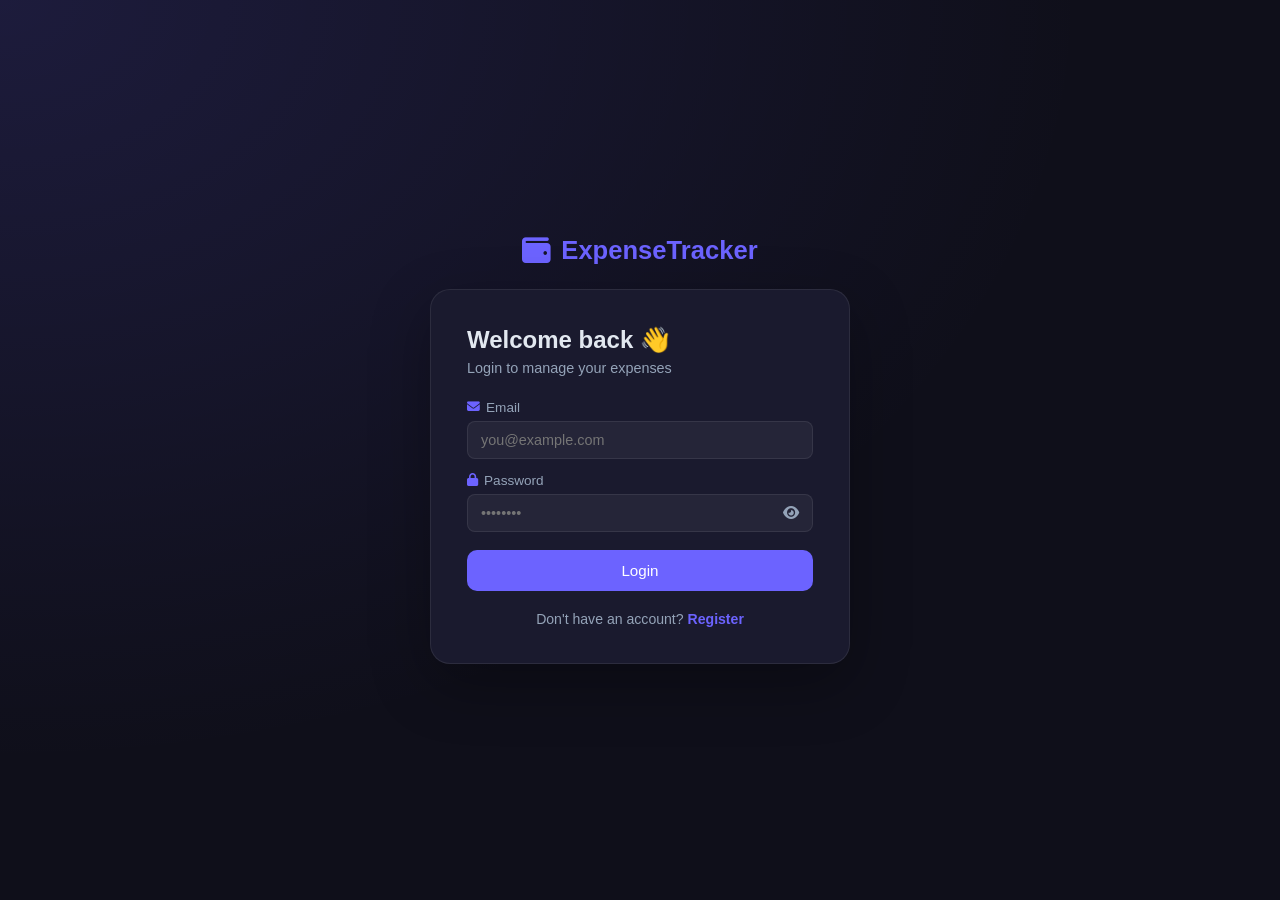
<file: Frontend/login.html>
<!DOCTYPE html>
<html lang="en">
<head>
  <meta charset="UTF-8"/>
  <meta name="viewport" content="width=device-width, initial-scale=1.0"/>
  <title>Login - Expense Tracker</title>
  <link rel="stylesheet" href="style.css"/>
  <link rel="stylesheet" href="https://cdnjs.cloudflare.com/ajax/libs/font-awesome/6.5.0/css/all.min.css"/>
</head>
<body class="auth-body">

<div class="auth-wrap">

  <!-- LOGO -->
  <div class="auth-logo">
    <i class="fas fa-wallet"></i>
    <span>ExpenseTracker</span>
  </div>

  <!-- CARD -->
  <div class="auth-card" id="auth-card">

    <!-- LOGIN FORM -->
    <div id="login-view">
      <h2>Welcome back 👋</h2>
      <p class="auth-sub">Login to manage your expenses</p>
      <div id="login-alert" class="alert hidden"></div>
      <form id="login-form">
        <div class="form-group">
          <label><i class="fas fa-envelope"></i> Email</label>
          <input type="email" id="l-email" placeholder="you@example.com" required/>
        </div>
        <div class="form-group">
          <label><i class="fas fa-lock"></i> Password</label>
          <div class="pass-wrap">
            <input type="password" id="l-pass" placeholder="••••••••" required/>
            <button type="button" class="eye-btn" onclick="togglePass('l-pass', this)">
              <i class="fas fa-eye"></i>
            </button>
          </div>
        </div>
        <button type="submit" class="btn-primary">Login</button>
      </form>
      <p class="auth-switch">
        Don't have an account?
        <a href="#" onclick="showView('register')">Register</a>
      </p>
    </div>

    <!-- REGISTER FORM -->
    <div id="register-view" class="hidden">
      <h2>Create Account 🚀</h2>
      <p class="auth-sub">Start tracking your expenses today</p>
      <div id="reg-alert" class="alert hidden"></div>
      <form id="register-form">
        <div class="form-group">
          <label><i class="fas fa-user"></i> Full Name</label>
          <input type="text" id="r-name" placeholder="Your name" required/>
        </div>
        <div class="form-group">
          <label><i class="fas fa-envelope"></i> Email</label>
          <input type="email" id="r-email" placeholder="you@example.com" required/>
        </div>
        <div class="form-group">
          <label><i class="fas fa-lock"></i> Password</label>
          <div class="pass-wrap">
            <input type="password" id="r-pass" placeholder="Min 6 characters" required/>
            <button type="button" class="eye-btn" onclick="togglePass('r-pass', this)">
              <i class="fas fa-eye"></i>
            </button>
          </div>
        </div>
        <button type="submit" class="btn-primary">Create Account</button>
      </form>
      <p class="auth-switch">
        Already have an account?
        <a href="#" onclick="showView('login')">Login</a>
      </p>
    </div>

  </div>
</div>

<script src="auth.js"></script>
</body>
</html>
</file>
<file: Frontend/style.css>
/* ── RESET ── */
*, *::before, *::after { margin: 0; padding: 0; box-sizing: border-box; }

:root {
  --bg:      #0f0f1a;
  --card:    #1a1a2e;
  --border:  rgba(255,255,255,0.08);
  --primary: #6c63ff;
  --income:  #48c78e;
  --expense: #f87171;
  --text:    #e2e8f0;
  --dim:     #94a3b8;
}

body {
  font-family: 'Segoe UI', sans-serif;
  background: var(--bg);
  color: var(--text);
  min-height: 100vh;
  padding: 32px 20px;
}

/* ── APP WRAPPER ── */
.app {
  max-width: 1000px;
  margin: 0 auto;
  display: flex;
  flex-direction: column;
  gap: 22px;
}

/* ── HEADER ── */
header {
  display: flex;
  justify-content: space-between;
  align-items: center;
  flex-wrap: wrap;
  gap: 12px;
}

.logo {
  font-size: 1.5rem;
  font-weight: 800;
  color: var(--primary);
}
.logo i { margin-right: 8px; }

.month-box {
  display: flex;
  align-items: center;
  gap: 10px;
}
.month-box label {
  font-size: 0.85rem;
  color: var(--dim);
}
.month-box input[type="month"] {
  background: var(--card);
  border: 1px solid var(--border);
  color: var(--text);
  padding: 8px 14px;
  border-radius: 8px;
  font-size: 0.9rem;
  outline: none;
  cursor: pointer;
}
.month-box input[type="month"]:focus {
  border-color: var(--primary);
}

/* ── SUMMARY CARDS ── */
.summary-row {
  display: grid;
  grid-template-columns: repeat(3, 1fr);
  gap: 16px;
}

.sum-card {
  background: var(--card);
  border: 1px solid var(--border);
  border-radius: 14px;
  padding: 22px;
  display: flex;
  align-items: center;
  gap: 16px;
}

.sum-card i {
  font-size: 1.6rem;
  width: 50px;
  height: 50px;
  border-radius: 12px;
  display: flex;
  align-items: center;
  justify-content: center;
  flex-shrink: 0;
}
.sum-card.income  i { background: rgba(72,199,142,0.15); color: var(--income); }
.sum-card.expense i { background: rgba(248,113,113,0.15); color: var(--expense); }
.sum-card.balance i { background: rgba(108,99,255,0.15);  color: var(--primary); }

.sum-card span {
  font-size: 1.6rem;
  font-weight: 800;
  display: block;
  color: var(--text);
}
.sum-card p {
  font-size: 0.82rem;
  color: var(--dim);
  margin-top: 3px;
}

/* ── MAIN GRID ── */
.main-grid {
  display: grid;
  grid-template-columns: 1fr 1fr;
  gap: 22px;
}

/* ── CARD ── */
.card {
  background: var(--card);
  border: 1px solid var(--border);
  border-radius: 16px;
  padding: 24px;
}

.card h3 {
  font-size: 1rem;
  font-weight: 600;
  color: var(--text);
  margin-bottom: 18px;
}

/* ── FORM ── */
.form-group {
  margin-bottom: 14px;
}
.form-group label {
  display: block;
  font-size: 0.82rem;
  color: var(--dim);
  margin-bottom: 5px;
}
.form-group input,
.form-group select {
  width: 100%;
  padding: 10px 13px;
  background: rgba(255,255,255,0.05);
  border: 1px solid var(--border);
  border-radius: 8px;
  color: var(--text);
  font-size: 0.9rem;
  outline: none;
  font-family: inherit;
  transition: border-color 0.2s;
}
.form-group input:focus,
.form-group select:focus {
  border-color: var(--primary);
}
.form-group select option {
  background: var(--card);
  color: var(--text);
}

.form-row {
  display: grid;
  grid-template-columns: 1fr 1fr;
  gap: 12px;
}

/* ── BUTTON ── */
.btn-primary {
  width: 100%;
  padding: 12px;
  background: var(--primary);
  color: #fff;
  border: none;
  border-radius: 10px;
  font-size: 0.95rem;
  font-family: inherit;
  cursor: pointer;
  margin-top: 4px;
  transition: opacity 0.2s, transform 0.15s;
}
.btn-primary:hover {
  opacity: 0.88;
  transform: translateY(-1px);
}

/* ── ALERT ── */
.alert {
  padding: 10px 14px;
  border-radius: 8px;
  font-size: 0.88rem;
  margin-bottom: 14px;
}
.alert.error {
  background: rgba(248,113,113,0.12);
  color: var(--expense);
  border: 1px solid rgba(248,113,113,0.25);
}
.alert.success {
  background: rgba(72,199,142,0.12);
  color: var(--income);
  border: 1px solid rgba(72,199,142,0.25);
}
.hidden { display: none; }

/* ── CHARTS ── */
.charts-card {
  display: flex;
  flex-direction: column;
}
.chart-wrap {
  position: relative;
  height: 190px;
  width: 100%;
}

/* ── TRANSACTIONS LIST ── */
.list-header {
  display: flex;
  justify-content: space-between;
  align-items: center;
  margin-bottom: 18px;
  flex-wrap: wrap;
  gap: 10px;
}
.list-header input {
  background: rgba(255,255,255,0.05);
  border: 1px solid var(--border);
  border-radius: 8px;
  padding: 8px 13px;
  color: var(--text);
  font-size: 0.88rem;
  outline: none;
  width: 200px;
  font-family: inherit;
}
.list-header input:focus { border-color: var(--primary); }
.list-header input::placeholder { color: var(--dim); }

.tx-item {
  display: flex;
  align-items: center;
  gap: 14px;
  padding: 13px 0;
  border-bottom: 1px solid rgba(255,255,255,0.05);
  transition: background 0.15s;
}
.tx-item:last-child { border-bottom: none; }
.tx-item:hover { background: rgba(255,255,255,0.02); border-radius: 8px; }

.tx-icon {
  width: 42px;
  height: 42px;
  border-radius: 10px;
  display: flex;
  align-items: center;
  justify-content: center;
  font-size: 1.2rem;
  flex-shrink: 0;
}
.tx-icon.income  { background: rgba(72,199,142,0.15); }
.tx-icon.expense { background: rgba(248,113,113,0.15); }

.tx-info { flex: 1; min-width: 0; }
.tx-title {
  font-size: 0.92rem;
  font-weight: 600;
  color: var(--text);
  white-space: nowrap;
  overflow: hidden;
  text-overflow: ellipsis;
}
.tx-meta {
  font-size: 0.78rem;
  color: var(--dim);
  margin-top: 3px;
}

.tx-amount {
  font-size: 1rem;
  font-weight: 700;
  flex-shrink: 0;
}
.tx-amount.income  { color: var(--income); }
.tx-amount.expense { color: var(--expense); }

.tx-del {
  background: none;
  border: none;
  color: var(--dim);
  cursor: pointer;
  font-size: 0.88rem;
  padding: 6px 8px;
  border-radius: 6px;
  transition: color 0.2s, background 0.2s;
  flex-shrink: 0;
}
.tx-del:hover {
  color: var(--expense);
  background: rgba(248,113,113,0.1);
}

.empty {
  text-align: center;
  color: var(--dim);
  padding: 36px;
  font-size: 0.9rem;
}

/* ── SCROLLBAR ── */
::-webkit-scrollbar { width: 5px; }
::-webkit-scrollbar-track { background: transparent; }
::-webkit-scrollbar-thumb { background: rgba(255,255,255,0.1); border-radius: 3px; }

/* ── RESPONSIVE ── */
@media (max-width: 700px) {
  .summary-row    { grid-template-columns: 1fr; }
  .main-grid      { grid-template-columns: 1fr; }
  .form-row       { grid-template-columns: 1fr; }
  .list-header input { width: 100%; }
}

/* ── AUTH PAGE ── */
.auth-body {
  display: flex;
  align-items: center;
  justify-content: center;
  min-height: 100vh;
  padding: 24px 20px;
  background: radial-gradient(ellipse at top left, rgba(108,99,255,0.15) 0%, transparent 60%), var(--bg);
}

.auth-wrap {
  width: 100%;
  max-width: 420px;
  display: flex;
  flex-direction: column;
  align-items: center;
  gap: 24px;
}

.auth-logo {
  display: flex;
  align-items: center;
  gap: 10px;
  font-size: 1.6rem;
  font-weight: 800;
  color: var(--primary);
}
.auth-logo i { font-size: 1.8rem; }

.auth-card {
  width: 100%;
  background: var(--card);
  border: 1px solid var(--border);
  border-radius: 20px;
  padding: 36px;
  box-shadow: 0 20px 60px rgba(0,0,0,0.3);
}

.auth-card h2 {
  font-size: 1.5rem;
  color: var(--text);
  margin-bottom: 6px;
}

.auth-sub {
  color: var(--dim);
  font-size: 0.9rem;
  margin-bottom: 24px;
}

.auth-card .form-group label {
  display: flex;
  align-items: center;
  gap: 6px;
  font-size: 0.85rem;
  color: var(--dim);
  margin-bottom: 6px;
}
.auth-card .form-group label i {
  color: var(--primary);
  font-size: 0.8rem;
}

.pass-wrap {
  position: relative;
}
.pass-wrap input {
  padding-right: 42px;
}
.eye-btn {
  position: absolute;
  right: 10px;
  top: 50%;
  transform: translateY(-50%);
  background: none;
  border: none;
  color: var(--dim);
  cursor: pointer;
  font-size: 0.9rem;
  width: auto;
  padding: 4px;
}
.eye-btn:hover { color: var(--primary); }

.auth-switch {
  text-align: center;
  margin-top: 20px;
  font-size: 0.88rem;
  color: var(--dim);
}
.auth-switch a {
  color: var(--primary);
  text-decoration: none;
  font-weight: 600;
}
.auth-switch a:hover { text-decoration: underline; }

/* ── NAVBAR USER ── */
.nav-user {
  display: flex;
  align-items: center;
  gap: 12px;
}
.nav-user span {
  font-size: 0.88rem;
  color: var(--dim);
}
.nav-user strong { color: var(--text); }
.logout-btn {
  padding: 7px 14px;
  background: rgba(248,113,113,0.12);
  border: 1px solid rgba(248,113,113,0.25);
  color: var(--expense);
  border-radius: 8px;
  cursor: pointer;
  font-size: 0.82rem;
  width: auto;
  display: flex;
  align-items: center;
  gap: 6px;
}
.logout-btn:hover { background: rgba(248,113,113,0.22); }
</file>
